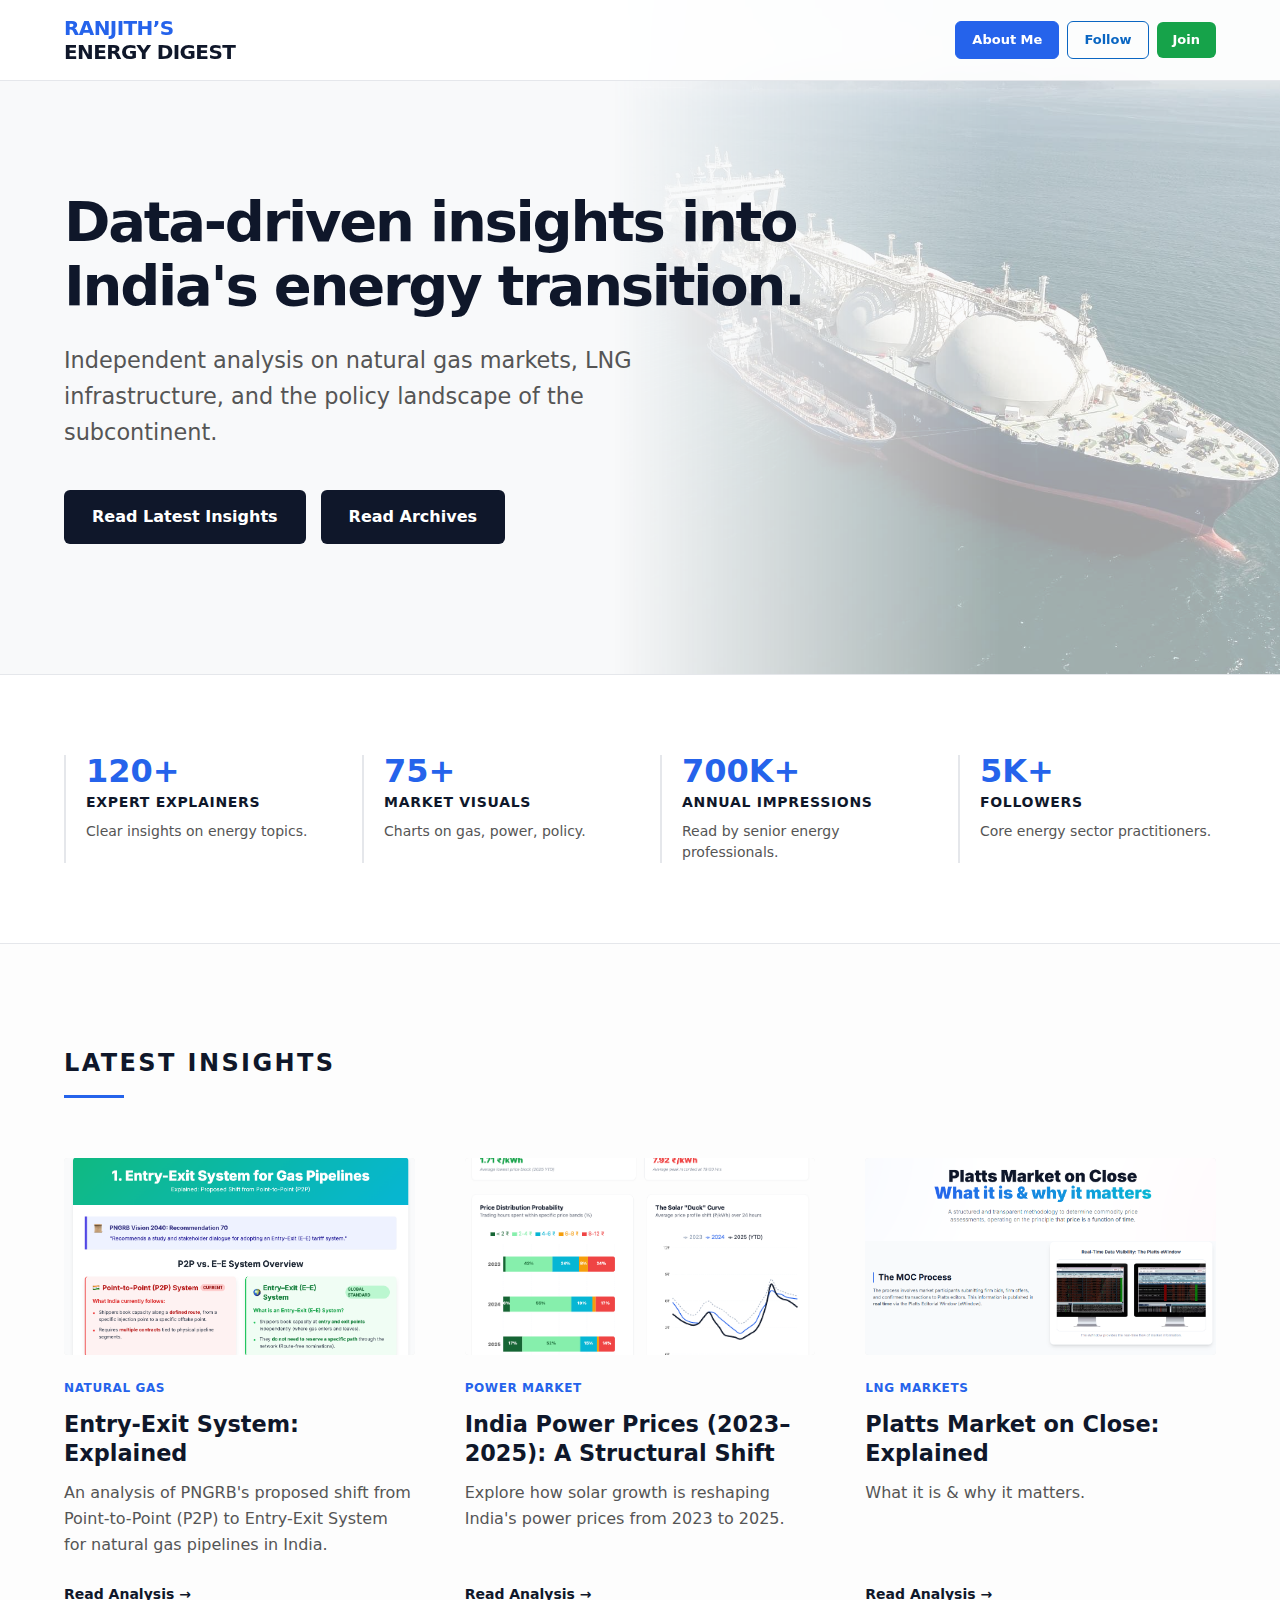
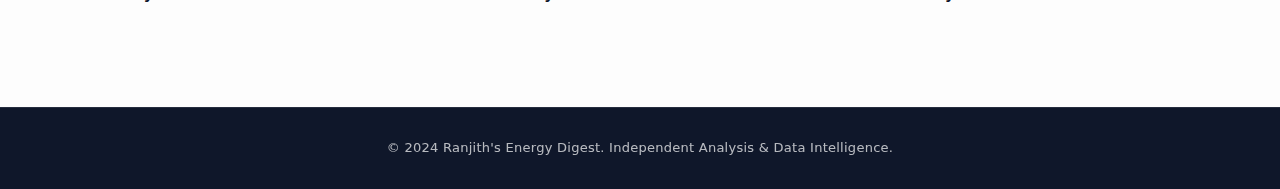
<file: index.html>
<!DOCTYPE html>
<html lang="en">
<head>
  <meta charset="UTF-8" />
  <meta name="viewport" content="width=device-width, initial-scale=1.0" />
  <title>Ranjith's Energy Digest</title>
  <style>
    :root {
      --bg-body: #fdfdfd;
      --bg-alt: #f8f9fa;
      --card-bg: #ffffff;
      --text-main: #1a1a1a;
      --text-muted: #555555;
      --accent-navy: #0f172a;
      --accent-blue: #2563eb;
      --accent-green: #16a34a;
      --border-color: #e5e7eb;
    }

    * { box-sizing: border-box; margin: 0; padding: 0; }
    
    html { scroll-behavior: smooth; }

    body {
      font-family: 'Inter', -apple-system, system-ui, sans-serif;
      background: var(--bg-body);
      color: var(--text-main);
      line-height: 1.6;
      -webkit-font-smoothing: antialiased;
    }

    /* Header */
    header {
      position: fixed;
      top: 0;
      left: 0;
      width: 100%;
      z-index: 1000;
      display: flex;
      justify-content: space-between;
      align-items: center;
      padding: 1rem 5%;
      background: rgba(255, 255, 255, 0.9);
      backdrop-filter: blur(10px);
      border-bottom: 1px solid var(--border-color);
    }

    .logo { 
      font-size: 1.25rem; 
      font-weight: 800;
      letter-spacing: -0.03em;
      color: var(--accent-navy);
      text-decoration: none;
      text-transform: uppercase;
      display: flex;
      flex-wrap: wrap; /* Allows breaking on mobile */
      align-items: center;
      max-width: 200px; /* Constraints width to force break if needed */
      line-height: 1.2;
    }

    .logo-name {
      color: var(--accent-blue);
      margin-right: 6px;
    }

    .nav-actions { display: flex; gap: 8px; align-items: center; }
    
    .btn { 
      font-size: 13px; 
      padding: 8px 16px; 
      border-radius: 6px; 
      text-decoration: none; 
      font-weight: 600; 
      transition: all 0.2s ease; 
      white-space: nowrap;
    }
    
    .btn-about {
      color: #ffffff;
      background: var(--accent-blue);
      border: 1px solid var(--accent-blue);
    }
    .btn-about:hover {
      opacity: 0.9;
      transform: translateY(-1px);
    }

    .btn-follow { 
      color: #0A66C2; 
      border: 1px solid #0A66C2;
      background: transparent;
    }
    .btn-follow:hover { 
      background: #f0f7ff;
    }
    
    .btn-join { 
      color: #ffffff; 
      background: var(--accent-green); 
    }
    .btn-join:hover { 
      background: #15803d;
      transform: translateY(-1px);
    }

    /* Hero Section */
    .hero {
      position: relative;
      min-height: 75vh;
      display: flex;
      flex-direction: column;
      justify-content: center;
      padding: 160px 5% 100px;
      background: var(--bg-alt);
      border-bottom: 1px solid var(--border-color);
      overflow: hidden;
    }

    .hero::before {
      content: "";
      position: absolute;
      top: 0;
      right: 0;
      width: 55%; 
      height: 100%;
      background-image: url('hero.jpg'); 
      background-size: cover;
      background-position: center;
      -webkit-mask-image: linear-gradient(to left, rgba(0,0,0,1) 40%, rgba(0,0,0,0) 95%);
      mask-image: linear-gradient(to left, rgba(0,0,0,1) 40%, rgba(0,0,0,0) 95%);
      opacity: 0.35; 
      filter: grayscale(20%) contrast(110%);
      pointer-events: none;
      z-index: 1;
    }

    .hero-content { 
      max-width: 800px; 
      position: relative;
      z-index: 2;
    }
    
    .hero h1 { 
      font-size: clamp(2.2rem, 6vw, 3.5rem); 
      line-height: 1.15; 
      margin-bottom: 1.5rem;
      font-weight: 800;
      color: var(--accent-navy);
      letter-spacing: -0.04em;
    }
    
    .hero p { 
      font-size: clamp(1.1rem, 3vw, 1.4rem); 
      color: var(--text-muted); 
      margin-bottom: 2.5rem; 
      max-width: 600px;
      font-weight: 400;
    }
    
    .hero-buttons {
      display: flex;
      flex-wrap: wrap;
      gap: 15px;
    }

    .cta { 
      display: inline-block; 
      padding: 14px 28px; 
      border-radius: 6px; 
      background: var(--accent-navy); 
      color: #ffffff; 
      text-decoration: none; 
      font-weight: 600;
      transition: opacity 0.2s;
    }
    .cta:hover { opacity: 0.9; }

    /* Stats Bar */
    .stats-section {
      padding: 80px 5%;
      background: #ffffff;
      border-bottom: 1px solid var(--border-color);
    }

    .stats-grid {
      display: grid;
      grid-template-columns: repeat(auto-fit, minmax(220px, 1fr));
      gap: 40px;
      max-width: 1200px;
      margin: 0 auto;
    }

    .stat-item {
      padding: 0 0 0 20px;
      border-left: 2px solid var(--border-color);
    }

    .stat-value {
      font-size: 2rem;
      font-weight: 800;
      color: var(--accent-blue);
      display: block;
      margin-bottom: 4px;
      line-height: 1;
    }

    .stat-label {
      font-size: 14px;
      font-weight: 700;
      color: var(--accent-navy);
      display: block;
      margin-bottom: 8px;
      text-transform: uppercase;
      letter-spacing: 0.05em;
    }

    .stat-desc {
      font-size: 14px;
      color: var(--text-muted);
      line-height: 1.5;
    }

    /* Posts Section */
    .posts-container {
      padding: 100px 5%;
    }

    .section-header {
      margin-bottom: 60px;
      text-align: left;
    }

    .section-title {
      font-size: 1.5rem;
      font-weight: 800;
      color: var(--accent-navy);
      text-transform: uppercase;
      letter-spacing: 0.1em;
      position: relative;
      padding-bottom: 15px;
    }

    .section-title::after {
      content: '';
      position: absolute;
      bottom: 0;
      left: 0;
      width: 60px;
      height: 3px;
      background: var(--accent-blue);
    }

    .posts-grid {
      display: grid;
      grid-template-columns: repeat(auto-fill, minmax(340px, 1fr));
      gap: 50px;
      align-items: stretch; /* Ensures all grid items are same height */
    }

    .post-card {
      background: transparent;
      display: flex;
      flex-direction: column;
      height: 100%; /* Fill the grid cell height */
      transition: all 0.3s ease;
    }

    .post-thumbnail { 
      width: 100%; 
      aspect-ratio: 16 / 9; /* Uniform aspect ratio */
      object-fit: cover; 
      border-radius: 4px;
      background: #eee;
      margin-bottom: 24px;
    }

    .post-content {
      display: flex;
      flex-direction: column;
      flex-grow: 1; /* Allows content to fill card height */
    }

    .post-category {
      font-size: 12px;
      text-transform: uppercase;
      font-weight: 700;
      color: var(--accent-blue);
      margin-bottom: 12px;
      letter-spacing: 0.05em;
    }

    .post-title { 
      font-size: 1.4rem; 
      font-weight: 700; 
      margin-bottom: 12px;
      line-height: 1.3;
      color: var(--accent-navy);
    }

    .post-description { 
      font-size: 1rem; 
      color: var(--text-muted); 
      margin-bottom: 24px; 
      flex-grow: 1; /* Pushes the link section to the very bottom */
    }

    .post-links {
      margin-top: auto; /* Safety anchor to bottom */
    }

    .post-links a { 
      font-size: 14px; 
      color: var(--accent-navy); 
      text-decoration: none; 
      font-weight: 700;
      padding-bottom: 2px;
      border-bottom: 2px solid transparent;
      transition: border-color 0.2s;
    }
    .post-links a:hover { border-color: var(--accent-navy); }

    /* Footer */
    footer {
      padding: 30px 5%;
      background: var(--accent-navy);
      color: #ffffff;
      text-align: center;
      border-top: 1px solid rgba(255,255,255,0.1);
    }

    footer p { opacity: 0.7; font-size: 13px; letter-spacing: 0.02em; }

    /* Responsive */
    @media (max-width: 768px) {
      header { padding: 0.8rem 5%; }
      .logo { font-size: 0.9rem; max-width: 140px; } /* Forced wrap on mobile */
      .nav-actions { gap: 6px; }
      .btn { padding: 6px 10px; font-size: 11px; }
      
      /* Hide follow on mobile as requested */
      .btn-follow { display: none; }
      
      .hero { padding-top: 120px; padding-bottom: 60px; }
      .hero::before { width: 100%; opacity: 0.15; -webkit-mask-image: linear-gradient(to bottom, black, transparent); mask-image: linear-gradient(to bottom, black, transparent); }
      .posts-grid { grid-template-columns: 1fr; }
      .stats-grid { grid-template-columns: 1fr; gap: 20px; }
      .stat-item { border-left: 3px solid var(--accent-blue); background: var(--bg-alt); padding: 15px; border-radius: 0 8px 8px 0; }
    }
  </style>
</head>
<body>

  <header>
    <a href="#" class="logo">
      <span class="logo-name">Ranjith’s</span> Energy Digest
    </a>
    <div class="nav-actions">
      <a href="posts/Aboutme.html" class="btn btn-about">About Me</a>
      <a href="https://www.linkedin.com/in/ranjith-kumar-r-768a1721/" target="_blank" class="btn btn-follow">Follow</a>
      <a href="https://chat.whatsapp.com/GoCN0Hiyhac2Za1ocmVhrQ" target="_blank" class="btn btn-join">Join</a>
    </div>
  </header>

  <section class="hero">
    <div class="hero-content">
      <h1>Data-driven insights into India's energy transition.</h1>
      <p>Independent analysis on natural gas markets, LNG infrastructure, and the policy landscape of the subcontinent.</p>
      <div class="hero-buttons">
        <a href="#latest" class="cta">Read Latest Insights</a>
        <a href="https://beneficial-fern-dc6.notion.site/2296024ee9af80d0ac46dc36645b4ef0?v=2296024ee9af806d9195000c98501ef7" target="_blank" class="cta">Read Archives</a>
      </div>
    </div>
  </section>

  <section class="stats-section">
    <div class="stats-grid">
      <div class="stat-item">
        <span class="stat-value">120+</span>
        <span class="stat-label">Expert Explainers</span>
        <p class="stat-desc">Clear insights on energy topics.</p>
      </div>
      <div class="stat-item">
        <span class="stat-value">75+</span>
        <span class="stat-label">Market Visuals</span>
        <p class="stat-desc">Charts on gas, power, policy.</p>
      </div>
      <div class="stat-item">
        <span class="stat-value">700K+</span>
        <span class="stat-label">Annual Impressions</span>
        <p class="stat-desc">Read by senior energy professionals.</p>
      </div>
      <div class="stat-item">
        <span class="stat-value">5K+</span>
        <span class="stat-label">Followers</span>
        <p class="stat-desc">Core energy sector practitioners.</p>
      </div>
    </div>
  </section>

  <section class="posts-container" id="latest">
    <div class="section-header">
      <h2 class="section-title">Latest Insights</h2>
    </div>

    <div class="posts-grid">
      <!-- Post 1 -->
      <article class="post-card">
        <img src="posts/Create Gas-Pipeline-Entry-Exit System.png" class="post-thumbnail" alt="LNG Terminal">
        <div class="post-content">
          <span class="post-category">Natural Gas</span>
          <h3 class="post-title">Entry-Exit System: Explained</h3>
          <p class="post-description">An analysis of PNGRB's proposed shift from Point-to-Point (P2P) to Entry-Exit System for natural gas pipelines in India.</p>
          <div class="post-links">
            <a href="posts/Gas-Pipeline-Entry-Exit System.html">Read Analysis →</a>
          </div>
        </div>
      </article>

      <!-- Post 2 -->
      <article class="post-card">
        <img src="posts/IEX-Power-Analysis-23-25.png" class="post-thumbnail" alt="IEX Power Price">
        <div class="post-content">
          <span class="post-category">Power Market</span>
          <h3 class="post-title">India Power Prices (2023–2025): A Structural Shift</h3>
          <p class="post-description">Explore how solar growth is reshaping India's power prices from 2023 to 2025.</p>
          <div class="post-links">
            <a href="posts/IEX-Power-Analysis-23-25.html">Read Analysis →</a>
          </div>
        </div>
      </article>

      <!-- Post 3 -->
      <article class="post-card">
        <img src="posts/LNG-MOC-Process.png" class="post-thumbnail" alt="Policy">
        <div class="post-content">
          <span class="post-category">LNG Markets</span>
          <h3 class="post-title">Platts Market on Close: Explained</h3>
          <p class="post-description">What it is & why it matters.</p>
          <div class="post-links">
            <a href="posts/LNG-MOC-Process.html">Read Analysis →</a>
          </div>
        </div>
      </article>
    </div>
  </section>

  <footer>
    <p>&copy; 2024 Ranjith's Energy Digest. Independent Analysis & Data Intelligence.</p>
  </footer>

</body>
</html>
</file>
